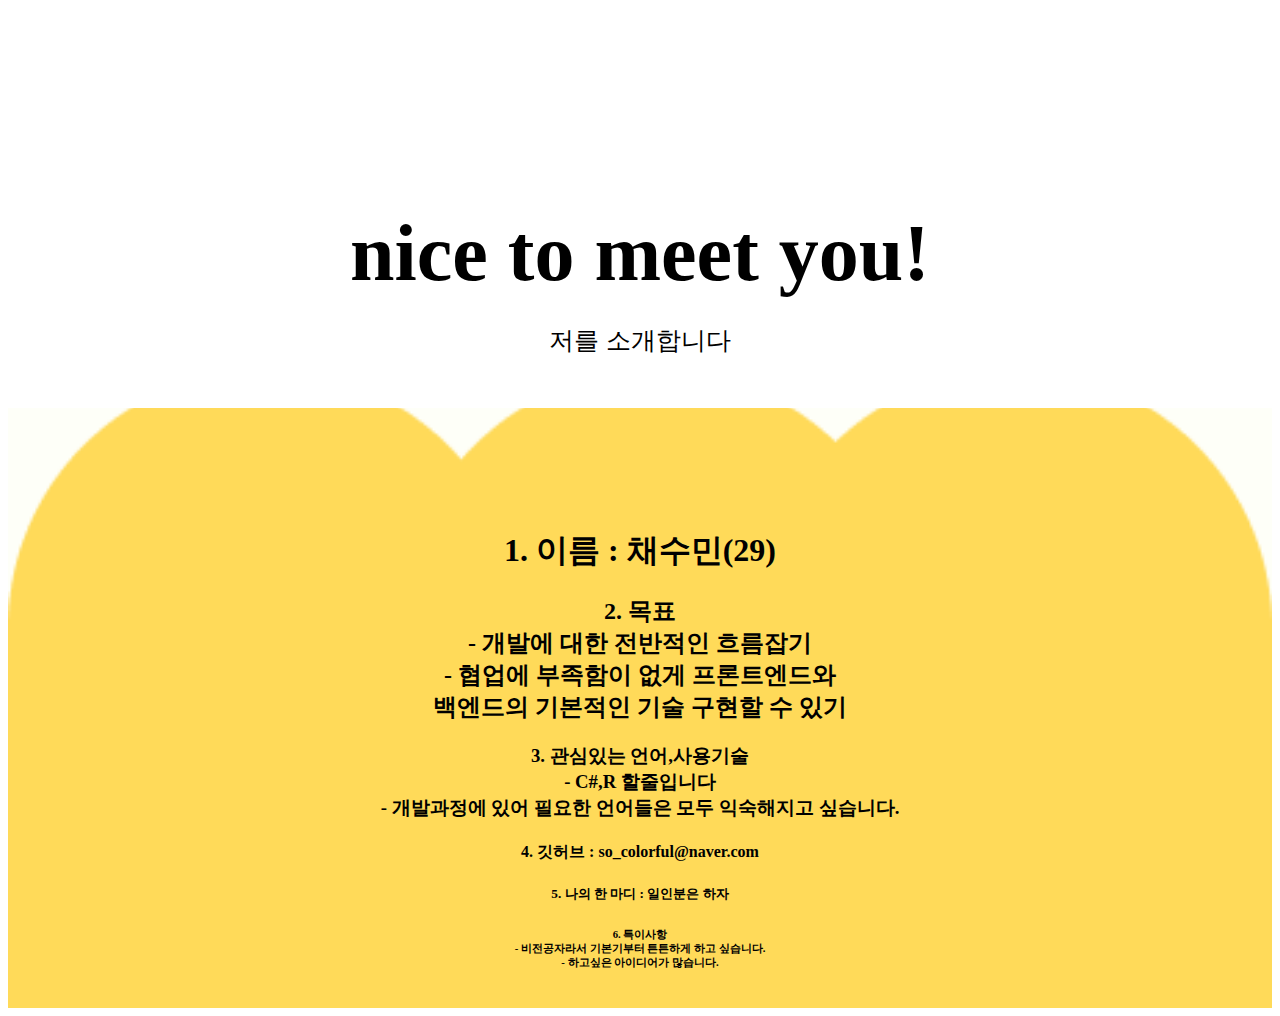
<file: scr/soom/index.html>
<!DOCTYPE html>
<html lang="ko">

<head>
    <meta charset="UTF-8">
    <meta http-equiv="X-UA-Compatible" content="IE=edge">
    <meta name="viewport" content="width=device-width, initial-scale=1.0">
    
    <title>자기소개:)</title>

    <link rel="stylesheet" href="./style.css">
    <link rel="preconnect" href="https://fonts.googleapis.com">
    <link rel="preconnect" href="https://fonts.gstatic.com" crossorigin>
    <link href="https://fonts.googleapis.com/css2?family=Hahmlet&family=Noto+Serif+KR:wght@600&display=swap" rel="stylesheet">

</head>

<body>

   <header class="hd">
    <div class="containet">
        <h1 class="hd-title">nice to meet you!</h1>
        <p class="hd-content">저를 소개합니다</p>
    </div>
   </header>
    
   <section class="sec">
    <div class="container">
        <h1 class="content1">1. 이름 : 채수민(29)</h1>
        <h2 class="content2">2. 목표<br>- 개발에 대한 전반적인 흐름잡기<br>- 협업에 부족함이 없게 프론트엔드와<br>백엔드의 기본적인 기술 구현할 수 있기</h2>
        <h3 class="content3">3. 관심있는 언어,사용기술<br>- C#,R 할줄입니다<br>- 개발과정에 있어 필요한 언어들은 모두 익숙해지고 싶습니다.</h2>
        <h4 class="content4">4. 깃허브 : so_colorful@naver.com</h4>
        <h5 class="content5">5. 나의 한 마디 : 일인분은 하자</h5>
        <h6 class="content6">6. 특이사항<br>- 비전공자라서 기본기부터 튼튼하게 하고 싶습니다.<br>- 하고싶은 아이디어가 많습니다.</h6>






    </div>
   </section>
   
 

  

</body>

</html>
</file>
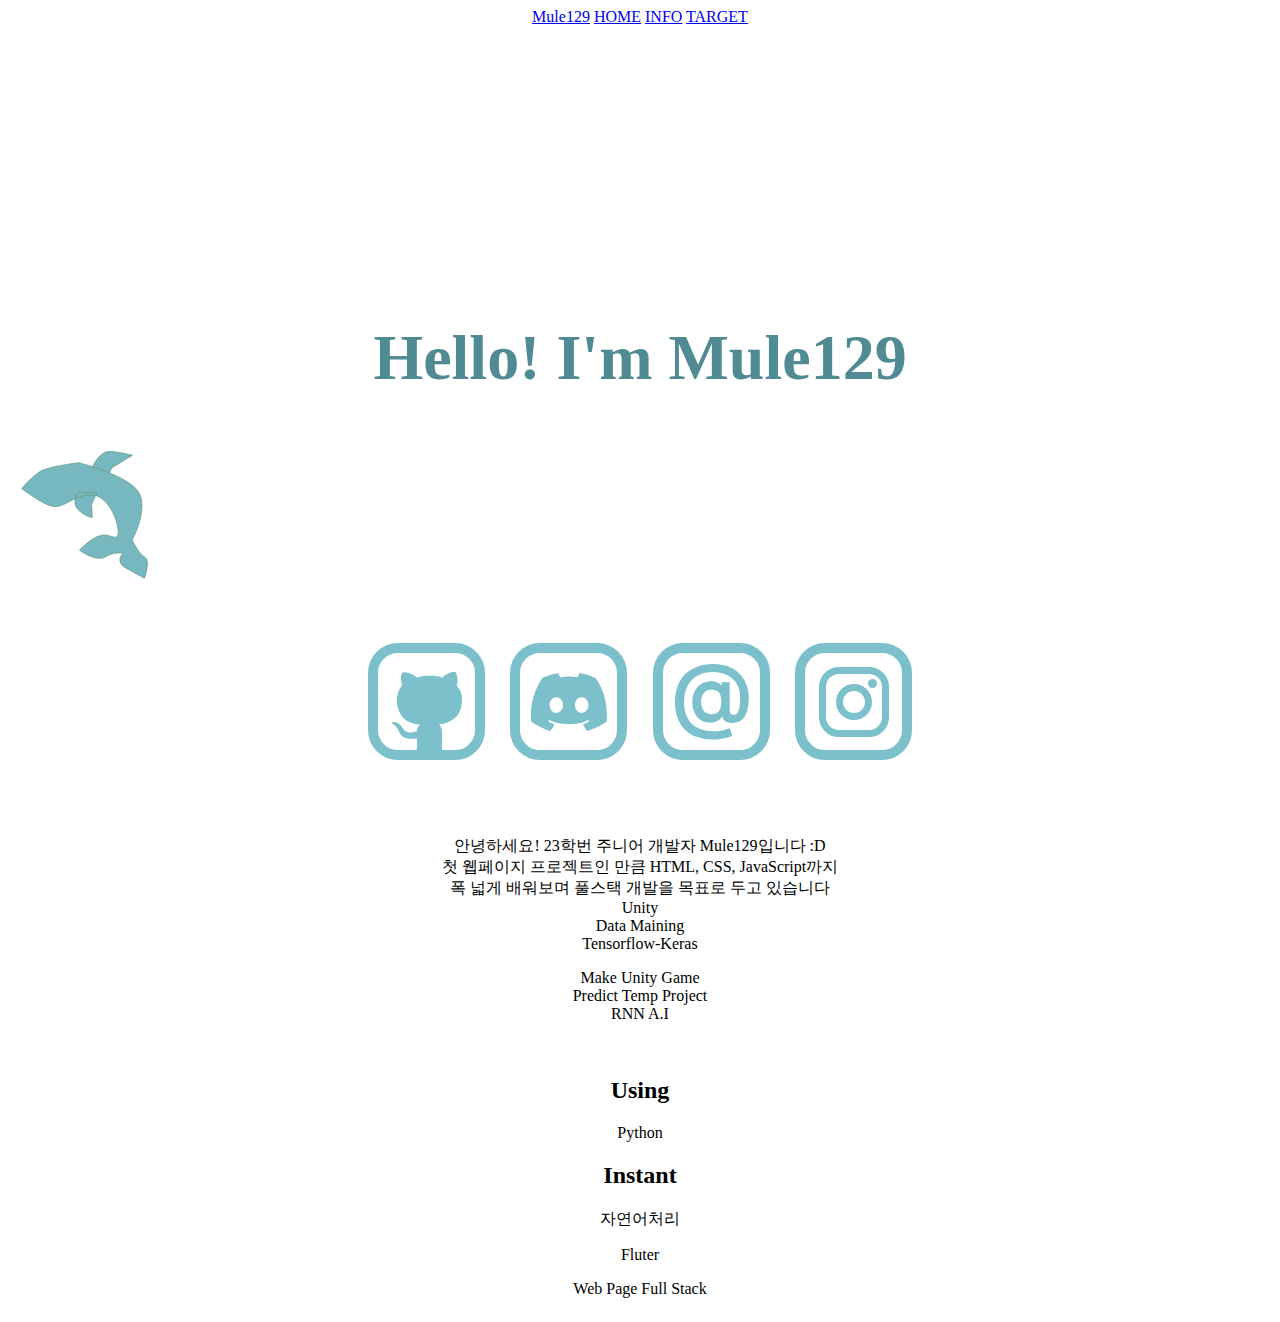
<file: scr/mule.html>
<!DOCTYPE html>
<html lang="kr">
    <head>
        <title>
            Mule129
        </title>
        <meta charset="UTF-8">
        <meta name="viewport" content="width=device-width, initial-scale=1.0">
        <link rel="stylesheet" href="./styles/index.css">
    </head>
    <body>
        <nav>
            <a href="mule.html">Mule129</a>
            <a href="mule.html">HOME</a>
            <a href="mule.html">INFO</a>
            <a href="mule.html">TARGET</a>
        </nav>
        <br><br><br><br><br><br><br><br><br><br><br><br><br><br>
        <h1 class="color_1">Hello! I'm Mule129</h1>
        <div class="main-img">
            <img src=".\styles\asset\dolphin.svg" style="max-width: 100%; max-height: 100%;">
        </div>
        <div class="sns-box">
            <img src=".\styles\asset\link_github.svg">
            <img src=".\styles\asset\link_discord.svg">
            <img src=".\styles\asset\link_email.svg">
            <img src=".\styles\asset\link_instar.svg">
        </div>
        <div class="nextln"></div>
        <div>
            안녕하세요! 23학번 주니어 개발자 Mule129입니다 :D<br>
            첫 웹페이지 프로젝트인 만큼 HTML, CSS, JavaScript까지<br>
            폭 넓게 배워보며 풀스택 개발을 목표로 두고 있습니다<br>
        </div>
        <div>
            Unity<br>
            Data Maining<br>
            Tensorflow-Keras
        </div>
        <div>
            <p>
                Make Unity Game<br>
                Predict Temp Project<br>
                RNN A.I
            </p>
        </div>
        <br>
        <h2>Using</h2>
        <p>
            Python
        </p>
        <h2>Instant</h2>
        <p>
            자연어처리
        </p>
        <p>
            Fluter
        </p>
        <p>
            Web Page Full Stack
        </p>
    </body>
</html>
</file>
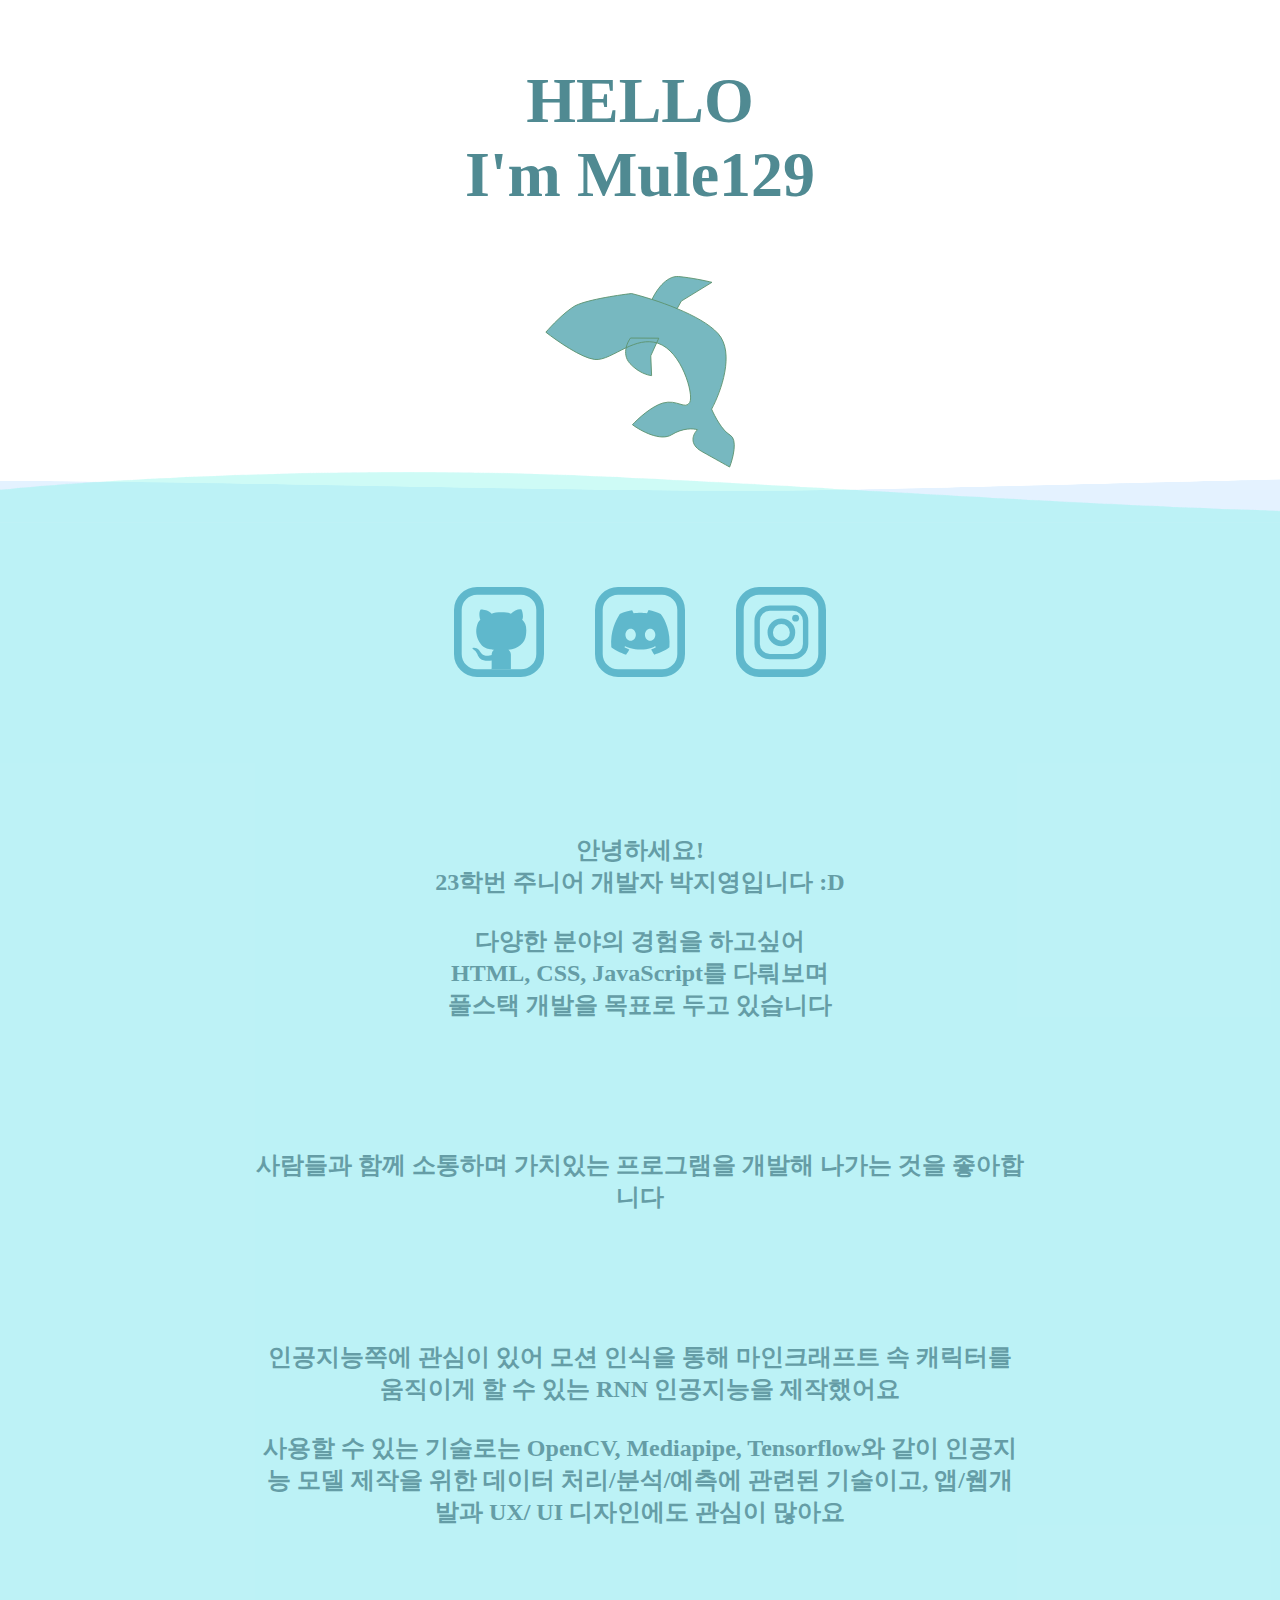
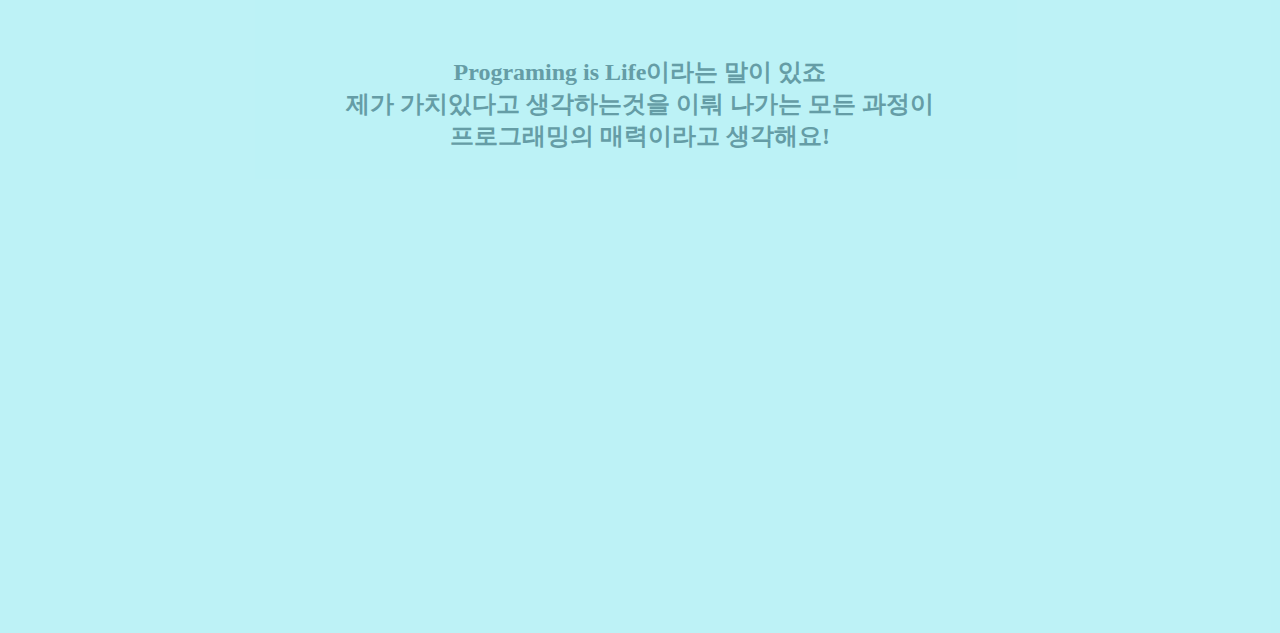
<file: scr/mule/mule.html>
<!DOCTYPE html>
<html lang="kr">
    <head>
        <title>
            Mule129
        </title>
        <meta charset="UTF-8">
        <meta name="viewport" content="width=device-width, initial-scale=1.0">
        <link rel="stylesheet" href="./styles/index.css">
    </head>
    <body>
        <h1 class="color_1">HELLO<br>I'm Mule129</h1>
        <img class="main-img" src=".\styles\asset\dolphin.svg" style="max-width: 100%; max-height: 100%; align-items: center;">
        <div>
            <img class = "move_3" src = "styles/asset/back_top_blue.png" style="width: 250vw; height:4vw; display:block;">
            <img class = "move_2" src = "styles/asset/back_top_grean.png" style="width: 250vw; height:4vw; display:block;">
            <img class = "move_1" src = "styles/asset/back_top_grean.png" style="width: 250vw; height:4vw; display:block;">
            
            
            <div class="back_2"></div>
            <div class="back"></div>
            <div class="back"></div>
            
            
            <div class="sns-box">
                <a href="https://github.com/Mule129"><img class="sns-link" src=".\styles\asset\link_github.svg"></a>
                <a href="https://discord.gg/4gyhxup48c"><img class="sns-link" src=".\styles\asset\link_discord.svg"></a>
                <a href="https://www.instagram.com/mule_129/"><img class="sns-link" src=".\styles\asset\link_instar.svg"></a>
            </div>
            <div class="info-box">
                안녕하세요!<br>23학번 주니어 개발자 박지영입니다 :D<br><br>
                다양한 분야의 경험을 하고싶어<br>
                HTML, CSS, JavaScript를 다뤄보며 <br>풀스택 개발을 목표로 두고 있습니다<br>
            </div>
            <div class="info-box">
                사람들과 함께 소통하며 가치있는 프로그램을 개발해 나가는 것을 좋아합니다
            </div>
            <div class="info-box">
                인공지능쪽에 관심이 있어 모션 인식을 통해 마인크래프트 속 캐릭터를 움직이게 할 수 있는 RNN 인공지능을 제작했어요<br><br>
                사용할 수 있는 기술로는 OpenCV, Mediapipe, Tensorflow와 같이 인공지능 모델 제작을 위한 데이터 처리/분석/예측에 관련된 기술이고, 앱/웹개발과 UX/ UI 디자인에도 관심이 많아요
            </div>
            <div class="info-box">
                Programing is Life이라는 말이 있죠<br>제가 가치있다고 생각하는것을 이뤄 나가는 모든 과정이<br> 프로그래밍의 매력이라고 생각해요!
            </div>
        </div>
    </body>
</html>
</file>
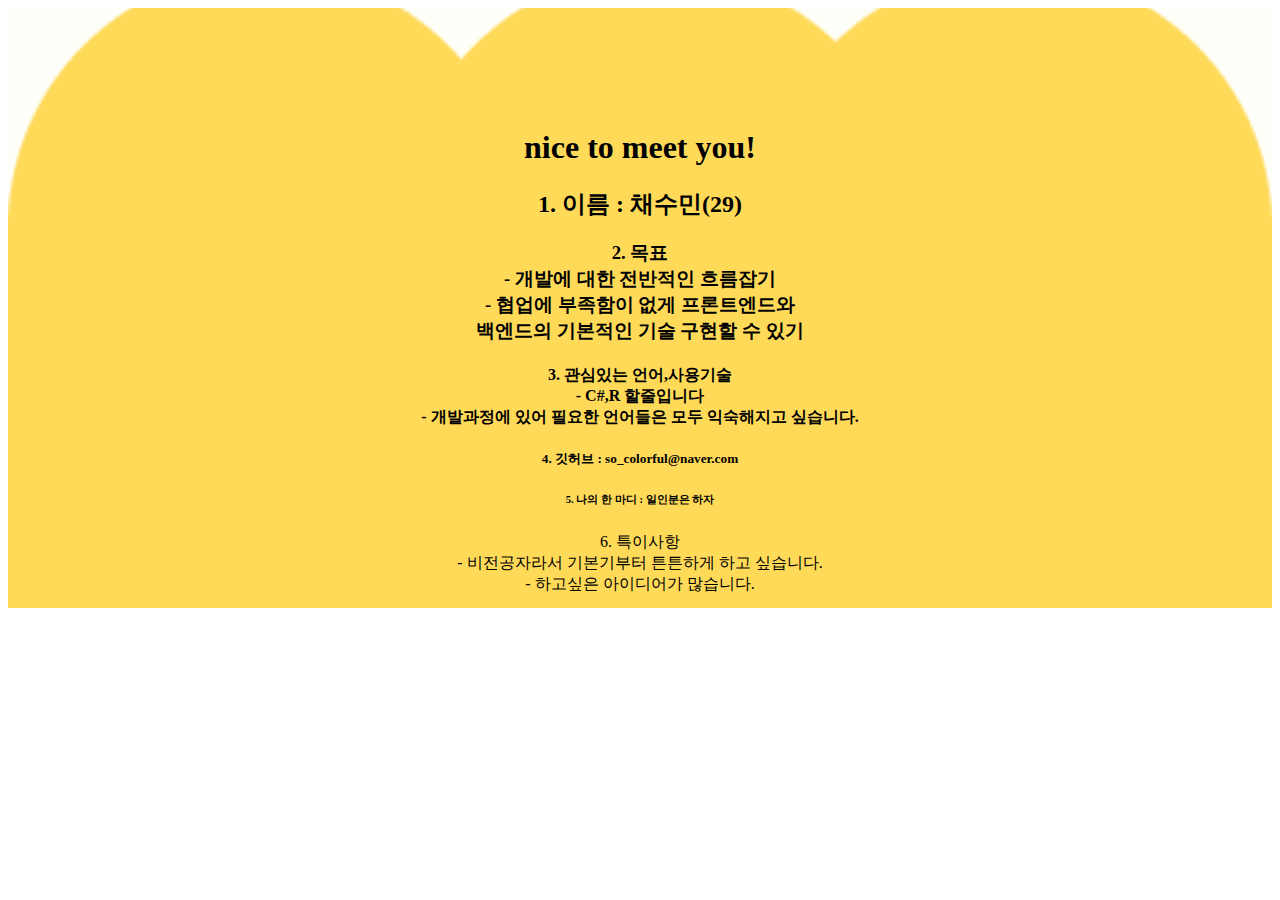
<file: scr/soom/index_f - 복사본.html>
<!DOCTYPE html>
<html lang="ko">

<head>
    <meta charset="UTF-8">
    <meta http-equiv="X-UA-Compatible" content="IE=edge">
    <meta name="viewport" content="width=device-width, initial-scale=1.0">
    
    <title>자기소개:)</title>

    <link rel="stylesheet" href="./style.css">
    <link rel="preconnect" href="https://fonts.googleapis.com">
    <link rel="preconnect" href="https://fonts.gstatic.com" crossorigin>
    <link href="https://fonts.googleapis.com/css2?family=Hahmlet&family=Noto+Serif+KR:wght@600&display=swap" rel="stylesheet">

</head>

<body>

   
    
   <section class="sec">
    <div class="container">
        <h1 class="content1">nice to meet you!</h1>
        <h2 class="content2">1. 이름 : 채수민(29)</h2>
        <h3 class="content3">2. 목표<br>- 개발에 대한 전반적인 흐름잡기<br>- 협업에 부족함이 없게 프론트엔드와<br>백엔드의 기본적인 기술 구현할 수 있기</h3>
        <h4 class="content4">3. 관심있는 언어,사용기술<br>- C#,R 할줄입니다<br>- 개발과정에 있어 필요한 언어들은 모두 익숙해지고 싶습니다.</h4>
        <h5 class="content5">4. 깃허브 : so_colorful@naver.com</h5>
        <h6 class="content6">5. 나의 한 마디 : 일인분은 하자</h6>
        <h7 class="content7">6. 특이사항<br>- 비전공자라서 기본기부터 튼튼하게 하고 싶습니다.<br>- 하고싶은 아이디어가 많습니다.</h7>






    </div>
   </section>
   
 

  

</body>

</html>
</file>
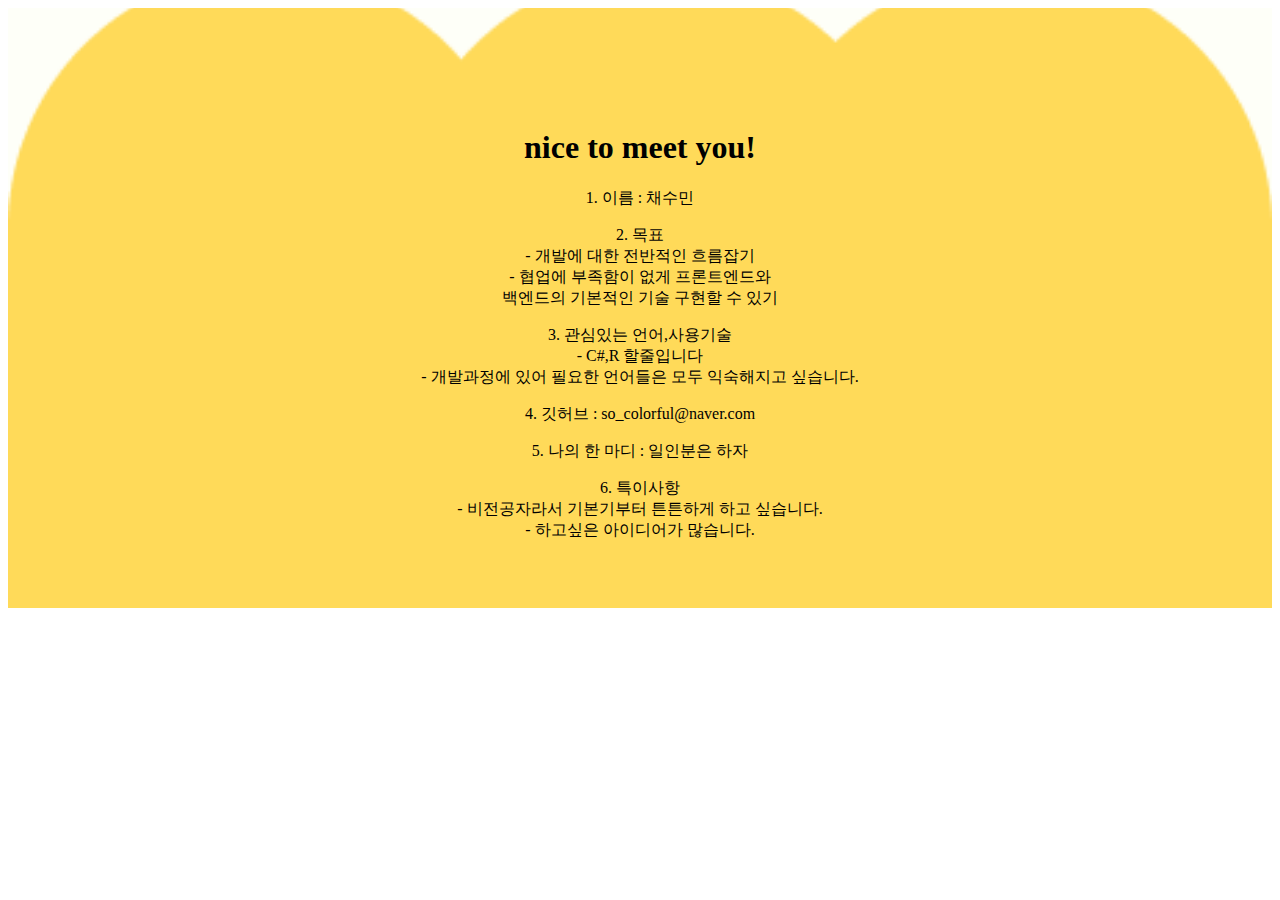
<file: scr/soom/index_f.html>
<!DOCTYPE html>
<html lang="ko">

<head>
    <meta charset="UTF-8">
    <meta http-equiv="X-UA-Compatible" content="IE=edge">
    <meta name="viewport" content="width=device-width, initial-scale=1.0">
    
    <title>자기소개:)</title>

    <link rel="stylesheet" href="./style_f.css">
    <link rel="preconnect" href="https://fonts.googleapis.com">
    <link rel="preconnect" href="https://fonts.gstatic.com" crossorigin>
    <link href="https://fonts.googleapis.com/css2?family=Hahmlet&family=Noto+Serif+KR:wght@600&display=swap" rel="stylesheet">

</head>

<body>

   
    
   <section class="sec">
    <div class="container">

        <h1 class="sec-title">nice to meet you!</h1>
        <p class="sec-content1">1. 이름 : 채수민</p>
        <p class="sec-content2">2. 목표<br>- 개발에 대한 전반적인 흐름잡기<br>- 협업에 부족함이 없게 프론트엔드와<br>백엔드의 기본적인 기술 구현할 수 있기</p>
        <p class="sec-content3">3. 관심있는 언어,사용기술<br>- C#,R 할줄입니다<br>- 개발과정에 있어 필요한 언어들은 모두 익숙해지고 싶습니다.</p>
        <p class="sec-content4">4. 깃허브 : so_colorful@naver.com</p>
        <p class="sec-content5">5. 나의 한 마디 : 일인분은 하자</p>
        <p class="sec-content6">6. 특이사항<br>- 비전공자라서 기본기부터 튼튼하게 하고 싶습니다.<br>- 하고싶은 아이디어가 많습니다.</p>

    </div>
   </section>
   
 

  

</body>

</html>
</file>
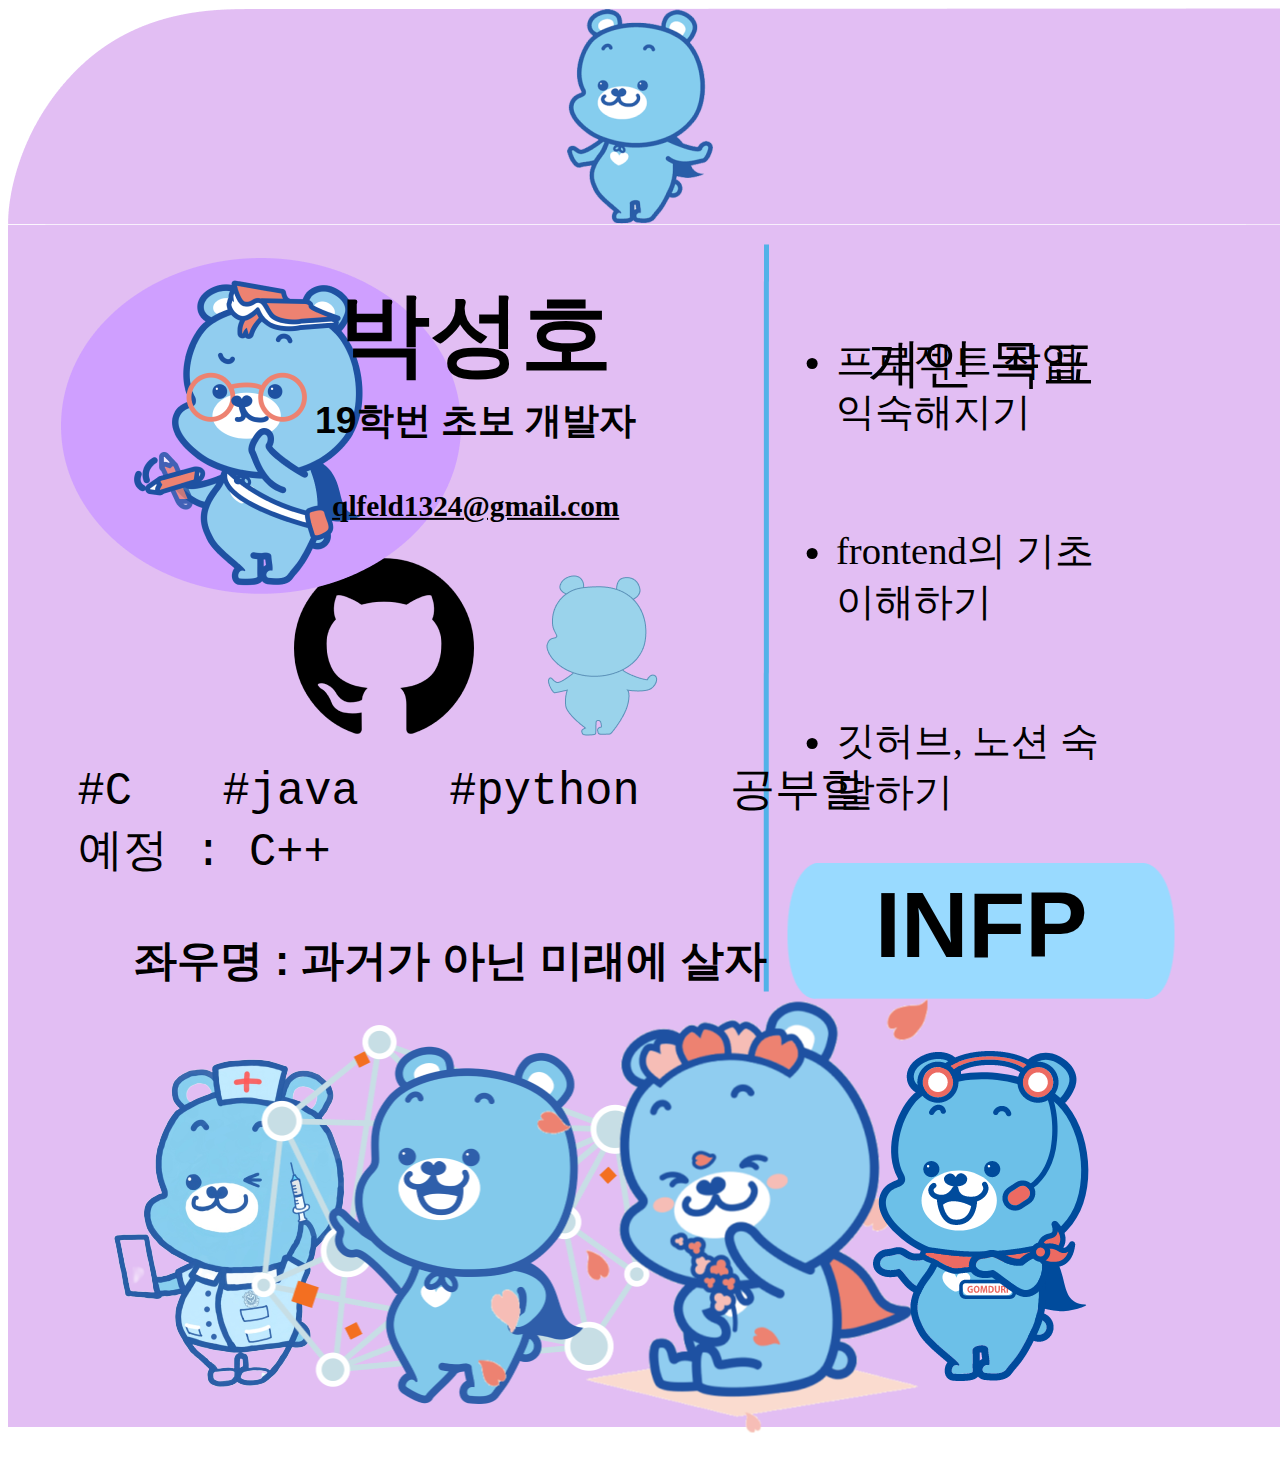
<file: scr/박성호/Introduce_myself_Parkseongho.html>
<!DOCTYPE html>
<html lang="ko">

<head>
    <meta charset="UTF-8">
    <meta http-equiv="X-UA-Compatible" content="IE=edge">
    <meta name="viewport" content="width=device-width, initial-scale=1.0">
    <link href="style.css" rel="stylesheet">

    <title>프로메테우스_박성호</title>
</head>

<body>
    <div class="wrap">
        <div class="sub_img">
            <img src="Vector 114.png">
        </div>
        <div class="icon_gomduri_img">
            <img src="image 1.png">
        </div>
        <div class="icon_git_img">
            <a href="https://github.com/qlfeld1230" style="text-decoration: none;" target="_blank">
                <img src="image 7.png">
            </a>
            <a href="https://computer.kangwon.ac.kr/" style="text-decoration: none;"target="_blank">
                &emsp;&emsp;&emsp;&emsp;
                <img src="Group 35.png">
            </a>
        </div>
        <div class="main_img">
            <img src="Rectangle 43.png">
        </div>
        <div class="icon_main_img">
            <img src="Component 1.png">
        </div>
        <div class="bar_img">
            <img src="Vector 27.png">
        </div>
        <div class="mbti_img">
            <img src="Vector 34.png">
        </div>
        <div class="gomduri_1_img">
            <img src="간호사 곰두리.png">
        </div>
        <div class="gomduri_2_img">
            <img src="atZVZIkCPNNoQLTqugfXeJdqoj 1.png">
        </div>
        <div class="gomduri_3_img">
            <img src="bear 1.png">
        </div>
        <div class="gomduri_4_img">
            <img src="img_greeting_01.png">
        </div>
        <div class="name_text">
            <h1>박성호</h1>
        </div>
        <div class="tag_text">
            <h1>19학번 초보 개발자</h1>
        </div>
        <div class="email_text">
            <h1>qlfeld1324@gmail.com</h1>
        </div>
        <div class="language_text">
            #C&emsp;&emsp;#java&emsp;&emsp;#python&emsp;&emsp;공부할 예정 : C++
        </div>
        <div class="goal_title_text">
            개인 목표
        </div>
        <div class="personal_goal_text">
            <li>
                프로젝트 작업 익숙해지기<br><br><br>
            </li>
            <li>
                frontend의 기초 이해하기<br><br><br>
            </li>
            <li>
                깃허브, 노션 숙달하기
            </li>
        </div>
        <div class="motto_text">
            <h1>좌우명 : 과거가 아닌 미래에 살자</h1>
        </div>
        <div class="mbti_text">
            <h1>INFP</h1>
        </div>
    </div>

</body>

</html>
</file>
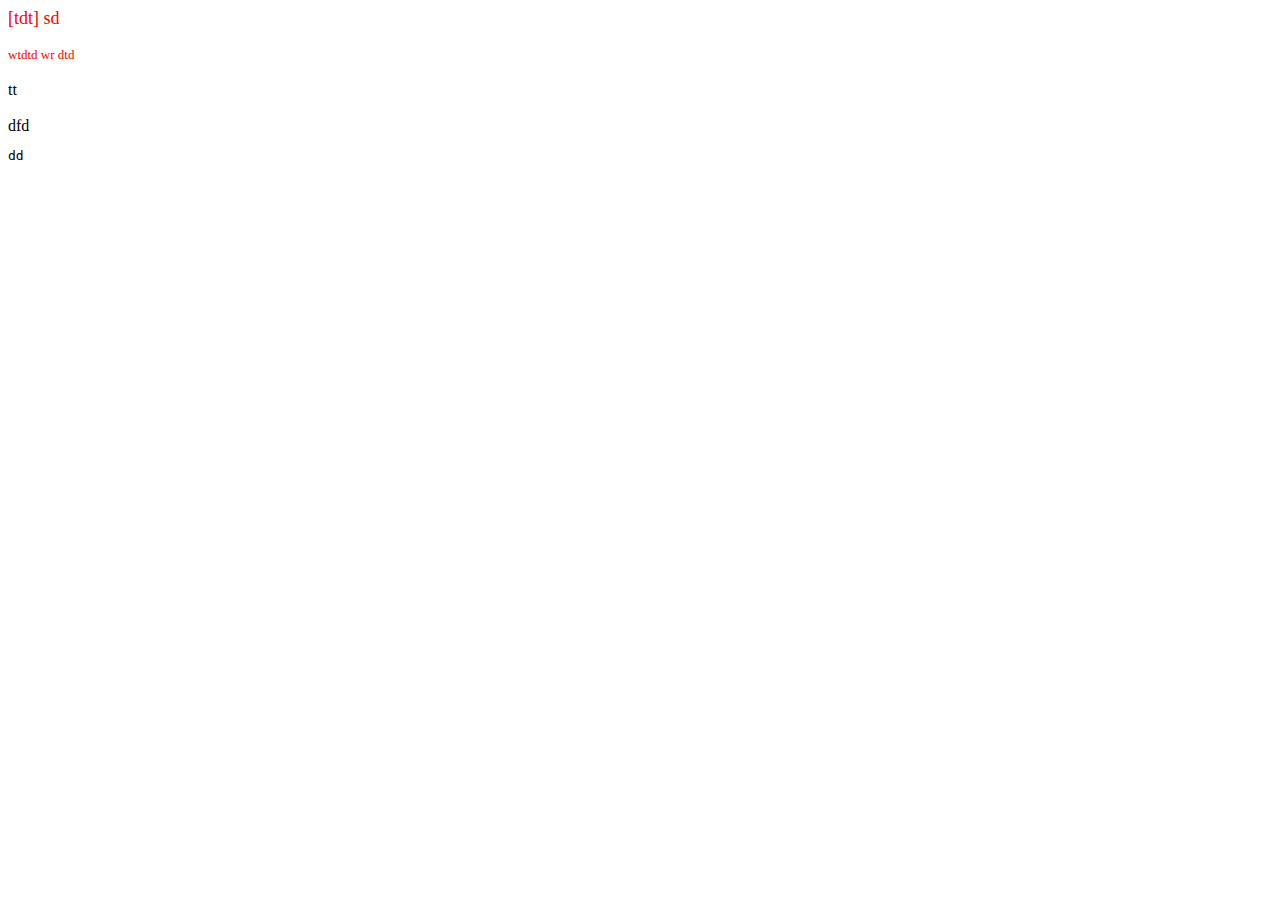
<file: scr/mule/styles/left.html>
<html>
    <head>
        <title>
            pretic
        </title>
    </head>
    <body>
        <font size="4" color="red">[tdt] sd</font>
        <br><br>
        <font size="2" color="red">wtdtd wr dtd</font>
        <br><br>
        tt
        <br><br>
        dfd
        <pre>dd</pre>
    </body>
</html>
</file>
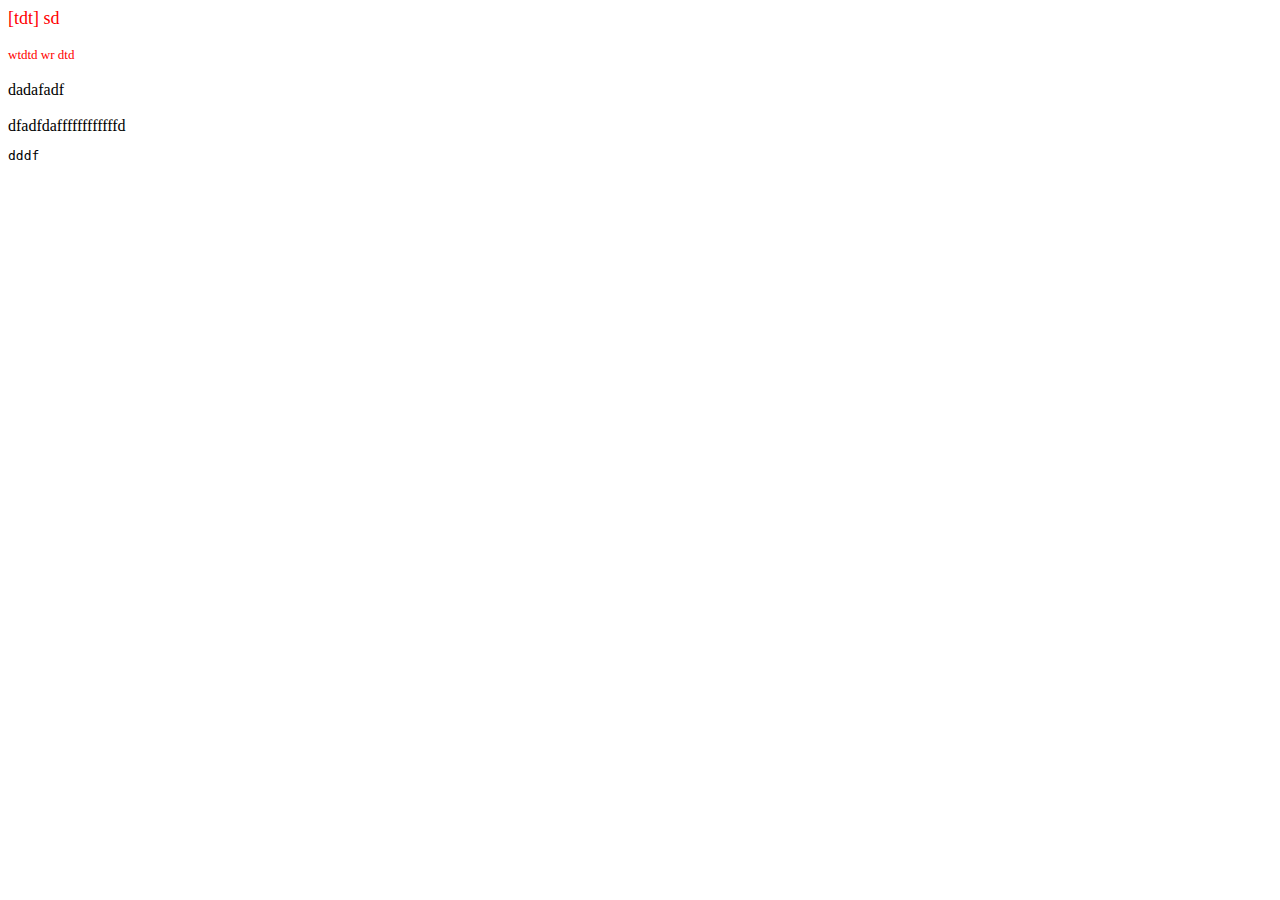
<file: scr/mule/styles/right.html>
<html>
    <head>
        <title>
            pretic
        </title>
    </head>
    <body>
        <font size="4" color="red">[tdt] sd</font>
        <br><br>
        <font size="2" color="red">wtdtd wr dtd</font>
        <br><br>
        dadafadf
        <br><br>
        dfadfdaffffffffffffd
        <pre>dddf</pre>
    </body>
</html>
</file>
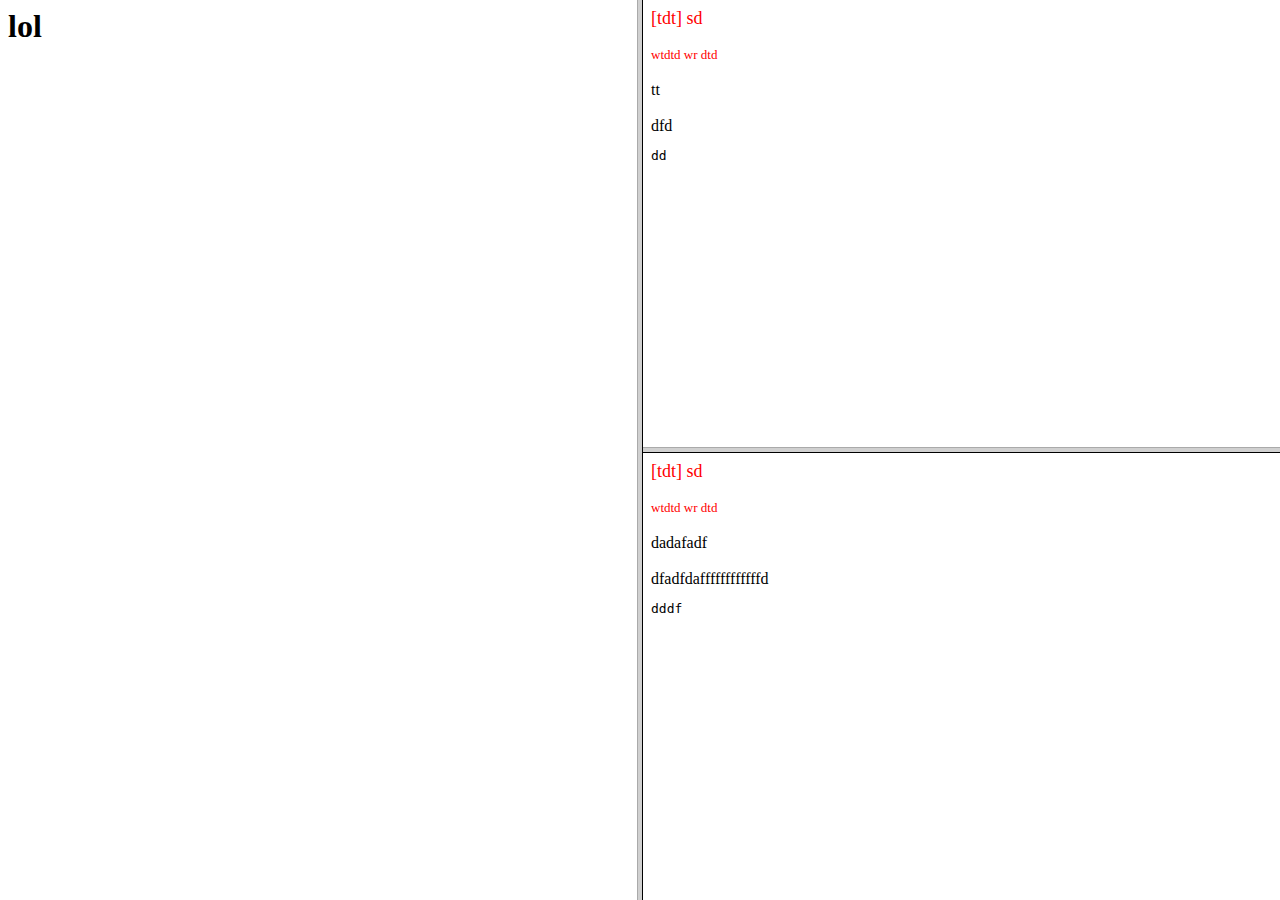
<file: scr/mule/styles/실습.html>
<html>
    <head>
        <title>
            pretic
        </title>
    </head>
    <frameset cols="50%,*">
        <frame src="main.html">
        <frameset rows = "50%, *">
            <frame src="left.html">

            <frame src="right.html">
        </frameset>
    </frameset>
    <body>
    </body>
</html>
</file>
<file: scr/soom/style.css>
* {
    box-sizing: border-box;
}

body{


}

/* header */

.hd{
    
    position: relative;
    height : 400px;
    text-align: center;
    background: color #fefff8;
}

.hd-title{
    font-size: 80px;
    margin-top: 0;
    margin-bottom: 20px;
    padding-top:200px;
}

.hd-content{
    font-size: 25px;
}

/*section*/
.sec{
    
    position: relative;
    height : 600px;
   
    text-align: center;
    padding:100px 0;
    background: color #fefff8;

    background-image: url(Untitled.png);
    background-size: cover;
    background-repeat: no-repeat;
    background-position: center


}

.img{
    object-fit: cover;
}
</file>
<file: scr/styles/index.css>
body
{
    background-color: rgb(255, 255, 255);
    text-align: center;
    align-content: center;
    align-items: center;
}

.color_1
{
    font-size: 5vw;
    color: #508A92;
}

img
{
    margin: 1vw;
}

.main-img
{
    width: 10vw;
    height: 10vw;
    align-items: center;
    text-align: center;
}

.sns-box
{
    display: flex;
    justify-content: center;
    align-items: center;

}

.sns-box {
    margin: 5vw;
}

.sns-link
{
    margin: 1vw;
    float: left;
}

.info-box
{
    float: unset;
}

.nextln
{
    clear: both;
}
</file>
<file: scr/mule/styles/index.css>
@keyframes wave {
    0% {
        transform: translateX(-50%);
    }

    100% {
        transform: translateX(0%);
    }
}

@font-face {
    font-family: sans-serif;
    src: url();
}

body
{
    margin: 0;
    color:#659da6;
    background-color: rgb(255, 255, 255);
    text-align: center;
    align-content: center;
    align-items: center;
    overflow-x: hidden;
}

.nav {
    display: flex;
    justify-content: right;
    background-color: rgba(121, 243, 229, 0.2);
    padding: 10px;
    border: 1;
    border-color: black;
}

.nav a {
    margin: 2vw;
    font-size: 80%;
    color: #508A92;
}

.color_1
{
    font-size: 5vw;
    color: #508A92;
    margin-top: 5vw;
    margin-bottom: 5vw;
}

.move_1 {
    animation: wave 1.75s linear infinite;
    position: relative;
}

.move_2 {
    animation: wave 1.5s linear infinite;
    position: absolute;
}

.move_3 {
    animation: wave 2s linear infinite;
    position: absolute;
}



.back
{
    width: 100vw;
    height: 150vh;
    background-color: rgba(121, 243, 229, 0.2);
    position: absolute; 
    z-index: -1;
}
.back_2
{
    width: 100vw;
    height: 150vh;
    background-color: rgba(120, 190, 255, 0.2);
    position: absolute; 
    z-index: -1;
}


.main-img
{
    width: 15vw;
    height: 15vw;
}

.sns-box
{
    display: flex;
    
    justify-content: center;
    align-items: center;

}

.sns-box img
{
    margin: 2vw;
    margin-top: 5vw;
    width: 7vw;
    height: 7vw;
}

.mager {
    display: flex; 
    justify-content: center;
    font-size: medium;
    font-weight: 900;
    
}

.info-box
{
    margin: 10vw;
    margin-left: 20vw;
    margin-right: 20vw;
    font-weight: 800;
    text-align: center;
    font-size: 18px;
}

@media (max-width: 600px) {
    .back
    {
        width: 100vw;
        height: 160vh;
        background-color: rgba(121, 243, 229, 0.2);
        position: absolute; 
    }
    .back_2
    {
        width: 100vw;
        height: 160vh;
        background-color: rgba(120, 190, 255, 0.2);
        position: absolute; 
    }
    .main-img
    {
        width: 20vw;
        height: 20vw;
    }
    .sns-box img
    {
        margin: 2vw;
        margin-top: 5vw;
        width: 10vw;
        height: 10vw;
    }
    .info-box
    {
        margin: 10vw;
        margin-top: 20vw;
        font-weight: 800;
        text-align: center;
        font-size: 4vw;
    }

}
@media (min-width: 1000px) {
    .back
    {
        width: 100vw;
        height: 190vh;
        background-color: rgba(121, 243, 229, 0.2);
        position: absolute; 
    }
    .back_2
    {
        width: 100vw;
        height: 190vh;
        background-color: rgba(120, 190, 255, 0.2);
        position: absolute; 
    }
    .sns-box img
    {
        margin: 2vw;
        margin-top: 5vw;
        width: 7vw;
        height: 7vw;
    }
    .main-img
    {
        width: 15vw;
        height: 15vw;
    }
    .info-box
    {
        margin: 10vw;
        margin-left: 20vw;
        margin-right: 20vw;
        font-weight: 800;
        text-align: center;
        font-size: 24px;
    }

}
</file>
<file: scr/soom/style_f.css>
* {
    box-sizing: border-box;
}

body{


}



/*section*/
.sec{
    
    position: relative;
    height : 600px;
   
    text-align: center;
    padding:100px 0;
    background: color #fefff8;

    background-image: url(Untitled-2.png);
    background-size: cover;
    background-repeat: no-repeat;
    background-position: center


}

.img{
    object-fit: cover;
}
</file>
<file: scr/박성호/style.css>
.wrap{
    position: relative;
}
.main_img {
    margin-left: auto;
    margin-right: auto;
    width: 2250px;
}
.sub_img {
    line-height: 0;
    width: 2250px; 
    margin-left: auto;
    margin-right: auto;
}
.icon_gomduri_img {
    position: absolute;
    top: 7.7%;
    left: 50%;
    transform: translate(-50%, -50%);
}
.gomduri_1_img{
    position: absolute;
    top: 85%;
    left: 18%;
    transform: translate(-50%, -50%);
}
.gomduri_2_img{
    position: absolute;
    top: 85%;
    left: 35%;
    transform: translate(-50%, -50%);
}
.gomduri_3_img{
    position: absolute;
    top: 85%;
    left: 55%;
    transform: translate(-50%, -50%);
}
.gomduri_4_img{
    position: absolute;
    top: 85%;
    left: 77%;
    transform: translate(-50%, -50%);
}
.icon_git_img {
    position: absolute;
    top: 45%;
    left: 37%;
    transform: translate(-50%, -50%);
}
.icon_main_img {
    position: absolute;
    top: 30%;
    left: 20%;
    transform: translate(-50%, -50%);
}
.bar_img{
    position: absolute;
    top: 43%;
    left: 60%;
    transform: translate(-50%, -50%);
}
.mbti_img{
    position: absolute;
    top: 65%;
    left: 77%;
    transform: translate(-50%, -50%);
}
.mbti_text{
    position: absolute;
    font-family:sans-serif;
    font-size: 35pt;
    top: 64.5%;
    left: 77%;
    transform: translate(-50%, -50%);
}
.name_text {
    position: absolute;
    font-family:monospace;
    font-size: 34pt;
    top: 23%;
    left: 37%;
    transform: translate(-50%, -50%);
}
.language_text{
    position: absolute;
    font-family:monospace;
    font-size: 34pt;
    top: 57%;
    left: 37%;
    transform: translate(-50%, -50%);
}
.tag_text{
    position: absolute;
    font-family:sans-serif;
    font-size: 14pt;
    top: 29%;
    left: 37%;
    transform: translate(-50%, -50%);
}
.email_text{
    position: absolute;
    font-family:serif;
    text-decoration: underline;
    font-size: 11pt;
    top: 35%;
    left: 37%;
    transform: translate(-50%, -50%);
}
.personal_goal_text{
    position: absolute;
    font-family:serif;
    font-size: 29pt;
    top: 40%;
    left: 77%;
    transform: translate(-50%, -50%);
}
.goal_title_text{
    position: absolute;
    font-family:sans-serif;
    font-size: 40pt;
    top: 25%;
    left: 77%;
    transform: translate(-50%, -50%);
}
.motto_text{
    position: absolute;
    font-family:sans-serif;
    font-size: 16pt;
    top: 67%;
    left: 35%;
    transform: translate(-50%, -50%);
}
</file>
